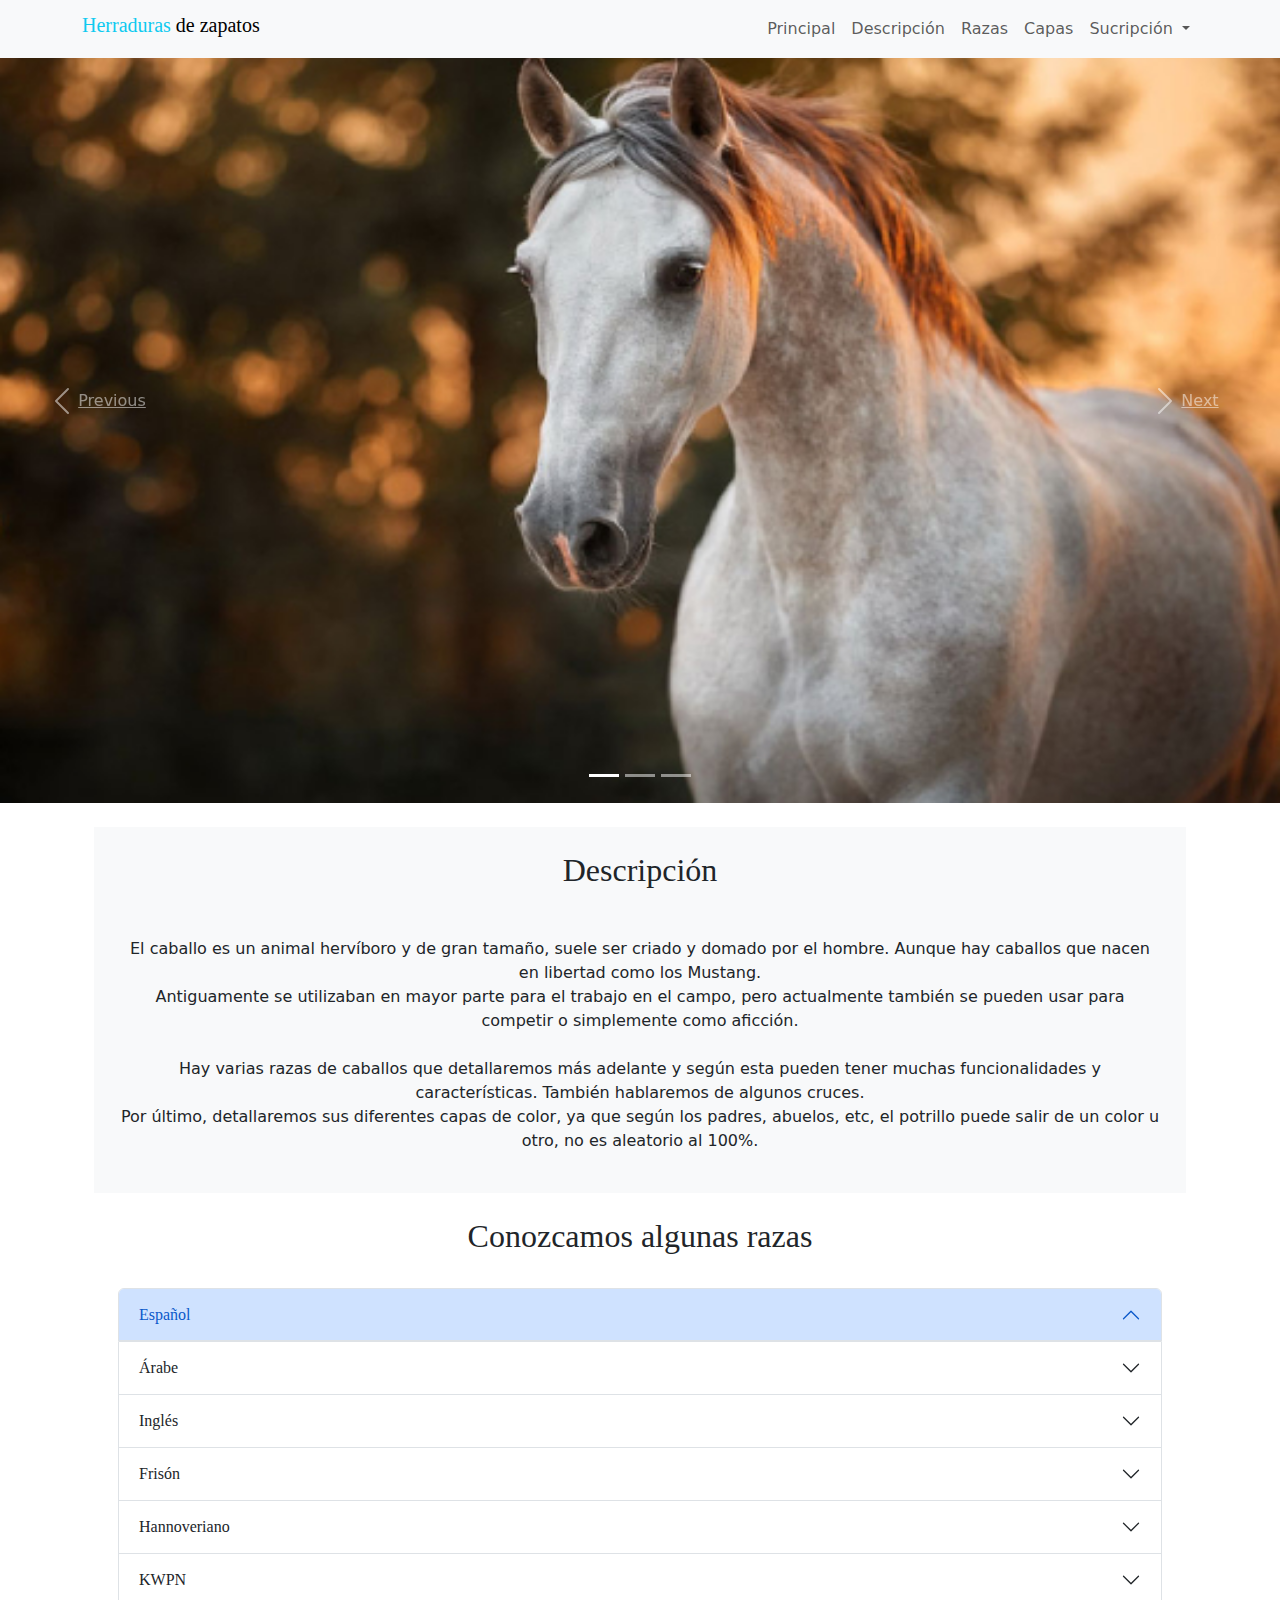
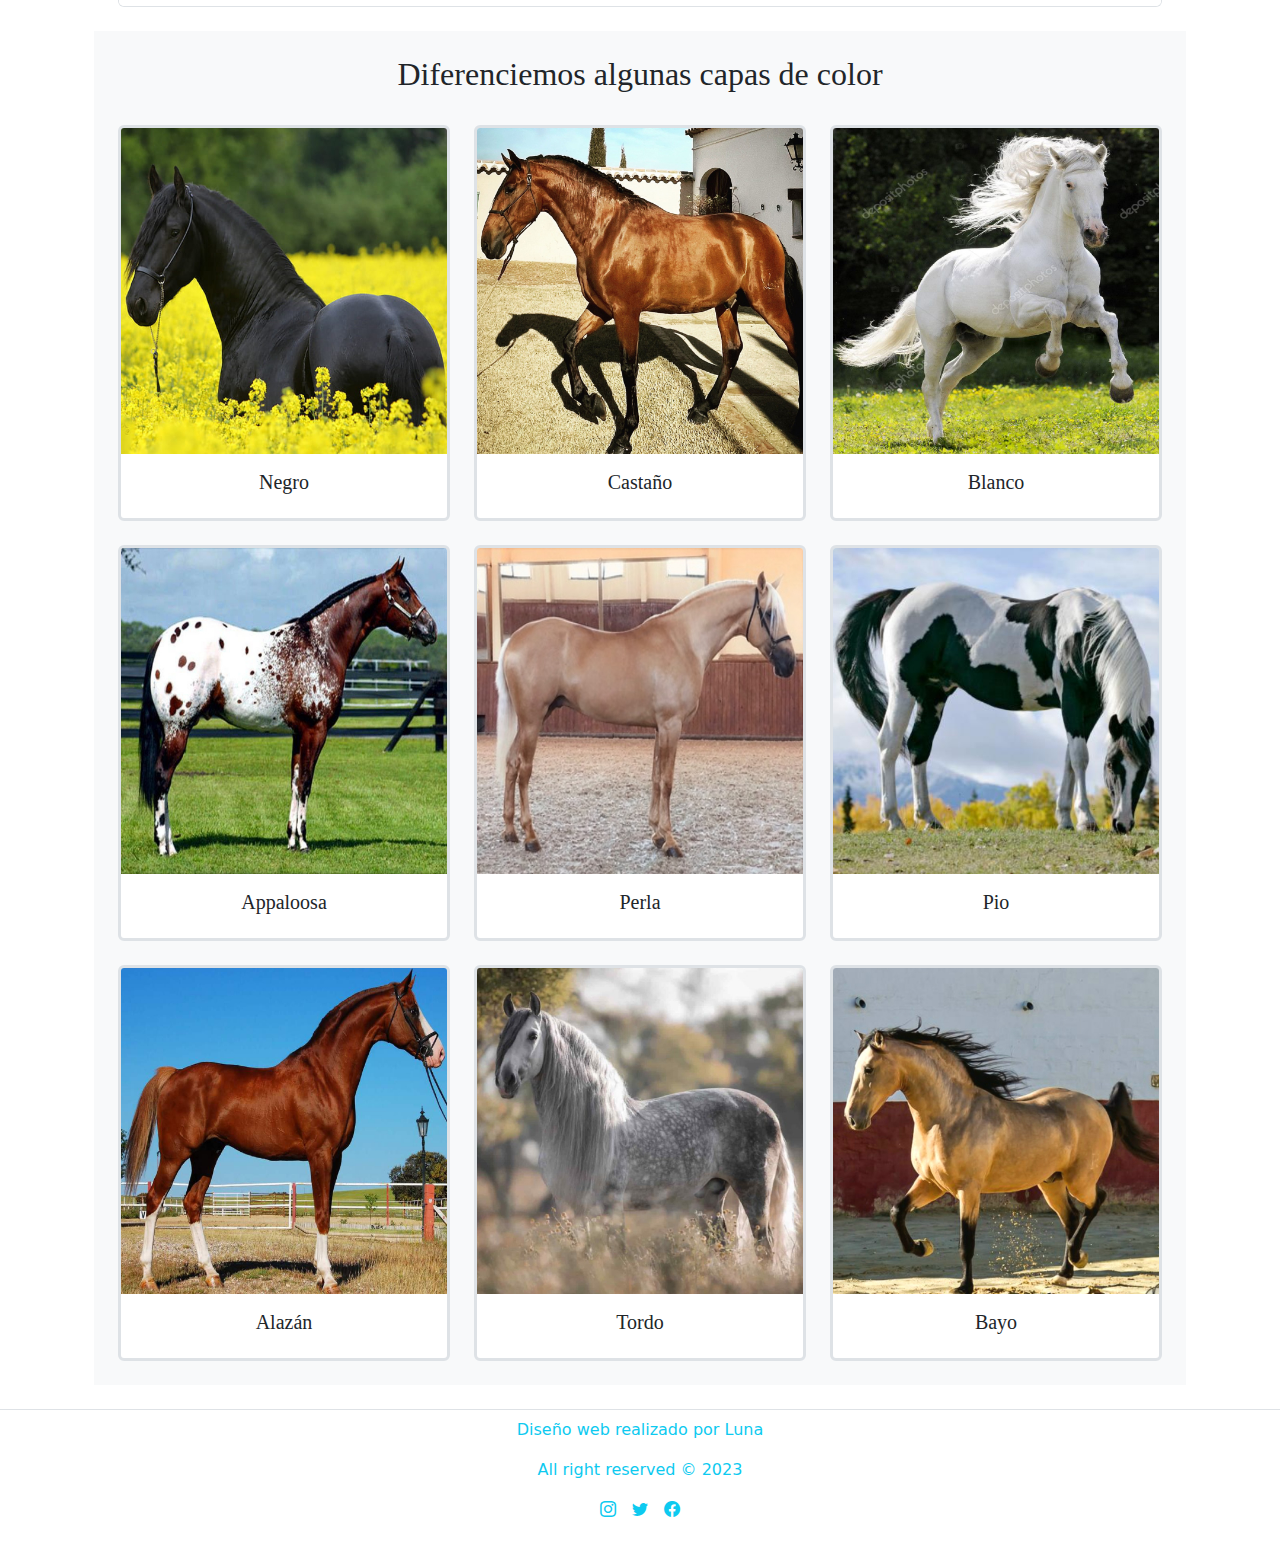
<file: bootstrap/index.html>
<!DOCTYPE html>
<html lang="en">

<head>
    <meta charset="UTF-8">
    <meta name="viewport" content="width=device-width, initial-scale=1.0">
    <title>Herraduras de zapatos</title>
    <link rel="stylesheet" href="css/bootstrap.css">
    <link rel="stylesheet" href="https://stackpath.bootstrapcdn.com/bootstrap/5.0.0-alpha1/css/bootstrap.min.css"
        integrity="sha384-r4NyP46KrjDleawBgD5tp8Y7UzmLA05oM1iAEQ17CSuDqnUK2+k9luXQOfXJCJ4I" crossorigin="anonymous">
    <link rel="stylesheet" href="https://cdn.jsdelivr.net/npm/bootstrap-icons@1.7.2/font/bootstrap-icons.css">
    <script src="https://cdn.jsdelivr.net/npm/popper.js@1.16.0/dist/umd/popper.min.js"
        integrity="sha384-Q6E9RHvbIyZFJoft+2mJbHaEWldlvI9IOYy5n3zV9zzTtmI3UksdQRVvoxMfooAo"
        crossorigin="anonymous"></script>
    <script src="https://stackpath.bootstrapcdn.com/bootstrap/5.0.0-alpha1/js/bootstrap.min.js"
        integrity="sha384-oesi62hOLfzrys4LxRF63OJCXdXDipiYWBnvTl9Y9/TRlw5xlKIEHpNyvvDShgf/"
        crossorigin="anonymous"></script>


    <script src="js/bootstrap.bundle.js"></script>
</head>

<body>

    <!--Barra de navegación-->
    <nav class="navbar navbar-expand-lg bg-light fixed-top">
        <div class="container">
            <div class="navbar-brand" href="#"><h5><span class="text-info">Herraduras </span>de zapatos</h5></div>
            <div class="collapse navbar-collapse" id="navbarNavDropdown">
                <ul class="navbar-nav ms-auto mb-2 mb-lg-0">
                    <li class="nav-item">
                        <a class="nav-link" href="#">Principal</a>
                    </li>
                    <li class="nav-item">
                        <a class="nav-link" href="#descripcion">Descripción</a>
                    </li>
                    <li class="nav-item">
                        <a class="nav-link" href="#acordeonderazas">Razas</a>
                    </li>
                    <li class="nav-item">
                        <a class="nav-link" href="#capasdecolor">Capas</a>
                    </li>
                    <li class="nav-item dropdown">
                        <a class="nav-link dropdown-toggle" role="button" data-bs-toggle="dropdown"
                            aria-expanded="false">
                            Sucripción
                        </a>
                        <ul class="dropdown-menu">
                            <li><a class="dropdown-item" href="registro.html">Registro</a></li>
                            <li><a class="dropdown-item" href="inicioSesion.html">Inicio de
                                    sesión</a></li>
                        </ul>
                    </li>
                </ul>
            </div>
        </div>
    </nav>

    <!--Carrusel de imagenes-->
    <div class="bd-example">
        <div id="carouseldeimagenes" class="carousel slide-faded" data-bs-ride="false" data-ride="carousel">
            <ol class="carousel-indicators">
                <li data-bs-target="#carouseldeimagenes" data-bs-slide-to="0" class="active"></li>
                <li data-bs-target="#carouseldeimagenes" data-bs-slide-to="1"></li>
                <li data-bs-target="#carouseldeimagenes" data-bs-slide-to="2"></li>
            </ol>
            <div class="carousel-inner">
                <div class="carousel-item active">
                    <img src="imagenes/1.jpg" class="d-block w-100">
                </div>
                <div class="carousel-item">
                    <img src="imagenes/2.jpg" class="d-block w-100">
                </div>
                <div class="carousel-item">
                    <img src="imagenes/3.jpg" class="d-block w-100">
                </div>
                <div class="carousel-item">
                    <img src="imagenes/4.jpg" class="d-block w-100">
                </div>
            </div>
            <a class="carousel-control-prev" href="#carouseldeimagenes" role="button" data-slide="prev">
                <span class="carousel-control-prev-icon" aria-hidden="true"></span>
                <span class="sr-only">Previous</span>
            </a>
            <a class="carousel-control-next" href="#carouseldeimagenes" role="button" data-slide="next">
                <span class="carousel-control-next-icon" aria-hidden="true"></span>
                <span class="sr-only">Next</span>
            </a>
        </div>
    </div>




    <!--DESCRIPCIÓN-->
    <div class="container-md p-4">
        <div action="#" class="bg-light p-4 m-auto ">
            <div class="row">
                <div class="col-md-12 text-center" id="descripcion">
                    <h2>Descripción</h2>
                </div>
            </div>

            <div class="row">
                <div class="col-md-12">
                    <p class="mt-3 text-center" style="white-space: pre-line;">
                        El caballo es un animal hervíboro y de gran tamaño, suele ser criado y domado por el hombre. Aunque hay caballos que nacen en libertad como los Mustang.
                        Antiguamente se utilizaban en mayor parte para el trabajo en el campo, pero actualmente también se pueden usar para competir o simplemente como aficción.

                        Hay varias razas de caballos que detallaremos más adelante y según esta pueden tener muchas funcionalidades y características. También hablaremos de algunos cruces.
                        Por último, detallaremos sus diferentes capas de color, ya que según los padres, abuelos, etc, el potrillo puede salir de un color u otro, no es aleatorio al 100%.
                    </p>
                </div>
            </div>
        </div>

        <!--Razas-->
        <div action="#" class="p-4 m-auto ">
            <div class="col-md-12 text-center pb-4">
                <h2>Conozcamos algunas razas</h2>
            </div>
            <div class="accordion" id="acordeonderazas">
                <div class="accordion-item">
                    <h2 class="accordion-header" id="cabecera1">
                        <button class="accordion-button" type="button" data-bs-toggle="collapse"
                            data-bs-target="#collapseOne" aria-expanded="false" aria-controls="collapseOne">
                            Español
                        </button>
                    </h2>
                    <div id="collapseOne" class="accordion-collapse collapse" aria-labelledby="cabecera1"
                        data-bs-parent="#acordeonderazas">
                        <div class="accordion-body">
                            Pura Raza Española (PRE) es la denominación oficial que recibe en España la raza equina que
                            histórica e
                            internacionalmente se conoce como caballo andaluz.
                            Sus características principales son:
                            <ul>
                                <li>Su cabeza de longitus media y perfil fronto-nasal de subconvexo a recto</li>
                                <li>Un cuello de tamaño y grosor medio y ligeramente arqueado</li>
                                <li>Tronco proporcionado y robusto, al igual que su grupa</li>
                            </ul>
                        </div>
                    </div>
                </div>
                <div class="accordion-item">
                    <h2 class="accordion-header" id="cabecera2">
                        <button class="accordion-button collapsed" type="button" data-bs-toggle="collapse"
                            data-bs-target="#collapseTwo" aria-expanded="false" aria-controls="collapseTwo">
                            Árabe
                        </button>
                    </h2>
                    <div id="collapseTwo" class="accordion-collapse collapse" aria-labelledby="cabecera2"
                        data-bs-parent="#acordeonderazas">
                        <div class="accordion-body">
                            Los caballos árabes (PRA), son los conocidos caballos del desierto. Poseen una gran
                            inteligencia
                            y
                            sobretodo
                            una gran resistencia.
                            Sus características principales son:
                            <ul>
                                <li>Su cabeza en forma de cuña y bien refinada, con ojos y fosas nasales muy grandes.
                                    Dstacamos
                                    tambbién su
                                    cola casi siempre levantada.</li>
                                <li>Son caballos muy finos tanto de torso y cuello, lo que les permite una gran
                                    facilidad de
                                    movimiento</li>
                                <li>Su tamaño no es muy grande si lo comparamos con otras razas de caballos</li>
                                <li>Son caballos que poseen un fuerte temperamento</li>
                            </ul>
                        </div>
                    </div>
                </div>
                <div class="accordion-item">
                    <h2 class="accordion-header" id="cabecera3">
                        <button class="accordion-button collapsed" type="button" data-bs-toggle="collapse"
                            data-bs-target="#collapseThree" aria-expanded="false" aria-controls="collapseThree">
                            Inglés
                        </button>
                    </h2>
                    <div id="collapseThree" class="accordion-collapse collapse" aria-labelledby="cabecera3"
                        data-bs-parent="#acordeonderazas">
                        <div class="accordion-body">
                            El caballo inglés (PRI) podemos decir que fue creado, esta raza se consiguó cruzando
                            sementales
                            berbesicos y
                            árabes para crear un caballo para competir en carreras, consiguiendo así las buenas
                            cualidaddes
                            de
                            cada raza.
                            Sus características principales son:
                            <ul>
                                <li>Presentan un cuello largo y musculoso</li>
                                <li>Poseen unas extremidades largas y finas que le permiten alcanzar una gran velocidad
                                </li>
                        </div>
                    </div>
                </div>
                <div class="accordion-item">
                    <h2 class="accordion-header" id="cabecera4">
                        <button class="accordion-button collapsed" type="button" data-bs-toggle="collapse"
                            data-bs-target="#collapseFour" aria-expanded="false" aria-controls="collapseFour">
                            Frisón
                        </button>
                    </h2>
                    <div id="collapseFour" class="accordion-collapse collapse" aria-labelledby="cabecera4"
                        data-bs-parent="#acordeonderazas">
                        <div class="accordion-body">
                            El frisón es una raza de caballo procedente de la región de Frisia de los
                            Países
                            Bajos.
                            Sus características principales son:
                            <ul>
                                <li>Su crin y cola de abundante pelaje, normalmente su capa de color es negra.</li>
                                <li>Su elegancia y porte, acompañado de su nobleza y tranquilidad</li>
                            </ul>
                        </div>
                    </div>
                </div>
                <div class="accordion-item">
                    <h2 class="accordion-header" id="cabecera5">
                        <button class="accordion-button collapsed" type="button" data-bs-toggle="collapse"
                            data-bs-target="#collapseFive" aria-expanded="false" aria-controls="collapseFive">
                            Hannoveriano
                        </button>
                    </h2>
                    <div id="collapseFive" class="accordion-collapse collapse" aria-labelledby="cabecera5"
                        data-bs-parent="#acordeonderazas">
                        <div class="accordion-body">
                            El caballo hannoveriano es un caballo que se consiguió a través de cruces entre otras razas.
                            Sus características principales son:
                            <ul>
                                <li>Tiene una alzada edia y una cabeza acorde con su cuerpo.</li>
                                <li>Posee un cuello largo y fino</li>
                                <li>Sus extremidades son relativamente cortas, lo que acentúa la masividad de su figura
                                </li>
                            </ul>
                        </div>
                    </div>
                </div>
                <div class="accordion-item">
                    <h2 class="accordion-header" id="cabecera6">
                        <button class="accordion-button collapsed" type="button" data-bs-toggle="collapse"
                            data-bs-target="#collapseSix" aria-expanded="false" aria-controls="collapseSix">
                            KWPN
                        </button>
                    </h2>
                    <div id="collapseSix" class="accordion-collapse collapse" aria-labelledby="cabecera6"
                        data-bs-parent="#acordeonderazas">
                        <div class="accordion-body">
                            Los KWPN están considerado de las mejores razas de caballos si hablamos a nivel competitivo
                            en
                            doma.
                            Al ser un
                            caballo conseguido después de varios cruces de razas, no se le considera una raza pura.
                            Sus características principales son:
                            <ul>
                                <li>Es un caballo corto pero con unos cuartos traseros con un nivel de potencia bastante
                                    grande
                                </li>
                                <li>Presenta una hermosa cabeza de perfil recto con una expresión inteligente y vivaz
                                </li>
                            </ul>
                        </div>
                    </div>
                </div>
            </div>
        </div>

        <!--Capas de color-->
        <div action="#" class="bg-light p-4 m-auto ">
            <div class="capas" id="capasdecolor">
                <div class="row row-cols-1 row-cols-md-3 g-4">
                    <div class="col-md-12 text-center">
                        <h2>Diferenciemos algunas capas de color</h2>
                    </div>
                    <div class="col">
                        <div class="card border border-3">
                            <img src="imagenes/1.1.jpg" class="card-img-top" alt="">
                            <div class="card-body">
                                <h5 class="card-title text-center">Negro</h5>
                            </div>
                        </div>
                    </div>
                    <div class="col">
                        <div class="card border border-3">
                            <img src="imagenes/castaño.jpg" class="card-img-top" alt="...">
                            <div class="card-body">
                                <h5 class="card-title text-center">Castaño</h5>
                            </div>
                        </div>
                    </div>
                    <div class="col">
                        <div class="card border border-3">
                            <img src="imagenes/1.3.jpg" class="card-img-top" alt="...">
                            <div class="card-body">
                                <h5 class="card-title text-center">Blanco</h5>
                            </div>
                        </div>
                    </div>
                    <div class="col">
                        <div class="card border border-3">
                            <img src="imagenes/1.4.jpg" class="card-img-top" alt="...">
                            <div class="card-body">
                                <h5 class="card-title text-center">Appaloosa</h5>
                            </div>
                        </div>
                    </div>
                    <div class="col">
                        <div class="card border border-3">
                            <img src="imagenes/1.5.jpg" class="card-img-top" alt="...">
                            <div class="card-body">
                                <h5 class="card-title text-center">Perla</h5>
                            </div>
                        </div>
                    </div>
                    <div class="col">
                        <div class="card border border-3">
                            <img src="imagenes/1.6.jpg" class="card-img-top" alt="...">
                            <div class="card-body">
                                <h5 class="card-title text-center">Pio</h5>
                            </div>
                        </div>
                    </div>
                    <div class="col">
                        <div class="card border border-3">
                            <img src="imagenes/1.7.jpg" class="card-img-top" alt="...">
                            <div class="card-body">
                                <h5 class="card-title text-center">Alazán</h5>
                            </div>
                        </div>
                    </div>
                    <div class="col">
                        <div class="card border border-3">
                            <img src="imagenes/1.8.jpg" class="card-img-top" alt="...">
                            <div class="card-body">
                                <h5 class="card-title text-center">Tordo</h5>
                            </div>
                        </div>
                    </div>
                    <div class="col">
                        <div class="card border border-3">
                            <img src="imagenes/1.9.jpg" class="card-img-top" alt="...">
                            <div class="card-body">
                                <h5 class="card-title text-center">Bayo</h5>
                            </div>
                        </div>
                    </div>
                </div>
            </div>
        </div>
    </div>
    <footer class="border-top p-2">
        <p class="text-info text-center">Diseño web realizado por Luna</p>
        <p class="text-info text-center">All right reserved &copy; 2023</p>
        <ul class="list-unstyled d-flex justify-content-center border-3">
            <li class="me-3"><a href="#"><i class="bi bi-instagram text-info"></i></a></li>
            <li class="me-3"><a href="#"><i class="bi bi-twitter text-info"></i></a></li>
            <li><a href="#"><i class="bi bi-facebook text-info"></i></a></li>
        </ul>
    </footer>

</body>

</html>
</file>
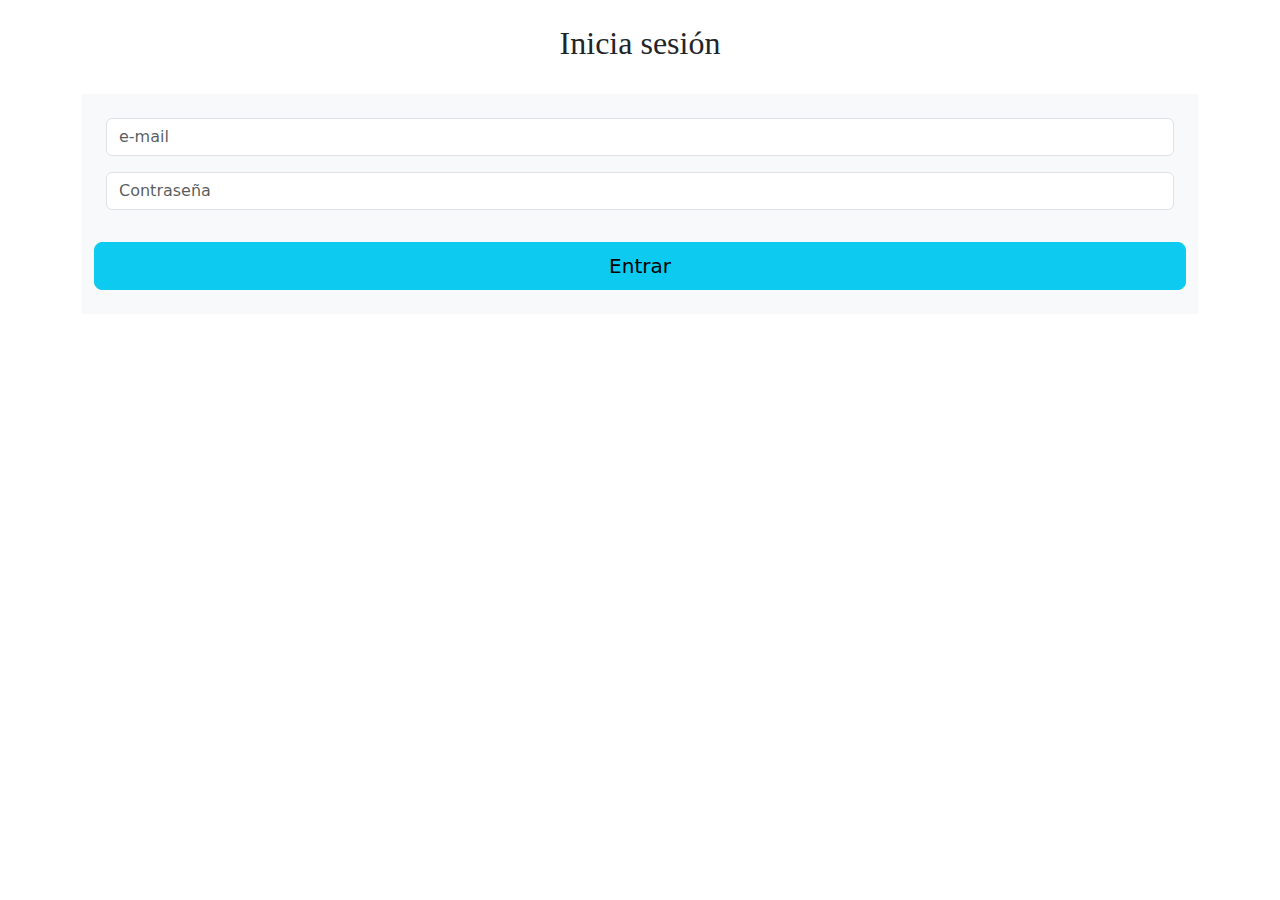
<file: bootstrap/inicioSesion.html>
<!DOCTYPE html>
<html lang="en">

<head>
  <meta charset="UTF-8">
  <meta name="viewport" content="width=device-width, initial-scale=1.0">
  <title>Herraduras de zapatos</title>
  <link rel="stylesheet" href="css/bootstrap.css">
  <script src="https://cdn.jsdelivr.net/npm/popper.js@1.16.0/dist/umd/popper.min.js"></script>
  <script src="js/bootstrap.bundle.js"></script>
</head>

<body>
<div id="inicio de Sesión" class="inicio sesion p-4">
    <div class="container">
      <div class="row">
        <div class="col-md-12">
          <div class="text-center pb-4">
            <h2 class="fs-2">Inicia sesión</h2>
            </div>
        </div>
      </div>
      <div class="row m-0">
        <div class="col-md-12 p-0 pb-4">
          <form action="#" class="bg-light p-4 m-auto">
            <div class="row">
              <div class="col-md-12">
                <div class="mb-3">
                  <input type="email" class="form-control" placeholder="e-mail" required>
                </div>
              </div>
              <div class="col-md-12">
                <div class="mb-3">
                  <input type="password" class="form-control" placeholder="Contraseña" required>
                </div>
              </div>
              <button class="btn btn-info btn-lg btn-block mt-3">Entrar</button>
            </div>
          </form>
        </div>
      </div>
    </div>
</div>
</file>
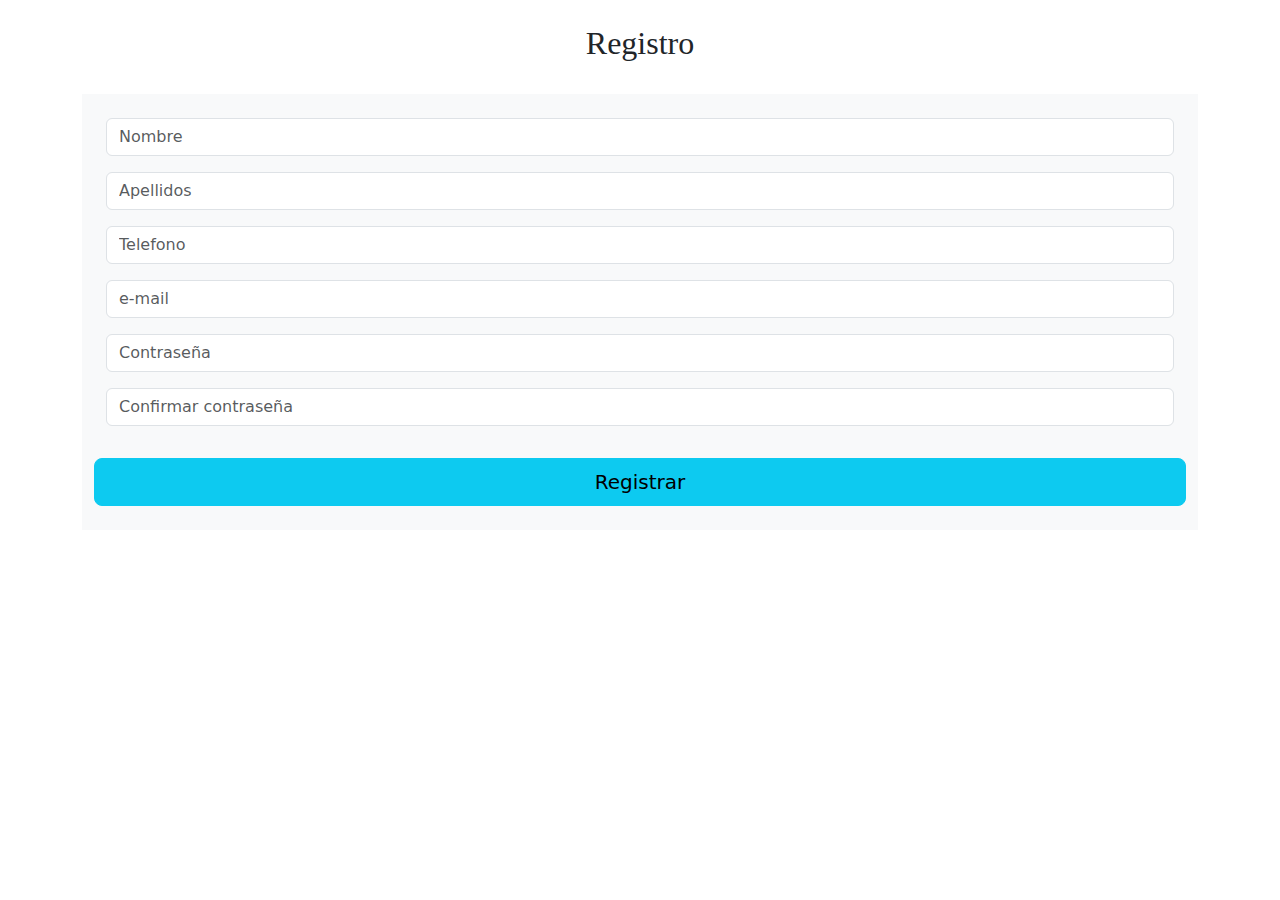
<file: bootstrap/registro.html>
<!DOCTYPE html>
<html lang="en">

<head>
  <meta charset="UTF-8">
  <meta name="viewport" content="width=device-width, initial-scale=1.0">
  <title>Herraduras de zapatos</title>
  <link rel="stylesheet" href="css/bootstrap.css">
  <script src="https://cdn.jsdelivr.net/npm/popper.js@1.16.0/dist/umd/popper.min.js"></script>
  <script src="js/bootstrap.bundle.js"></script>
</head>

<body>
<div id="inicio de Sesión" class="registro p-4">
    <div class="container">
      <div class="row">
        <div class="col-md-12">
          <div class="text-center pb-4">
            <h2 class="fs-2">Registro</h2>
            </div>
        </div>
      </div>
      <div class="row m-0">
        <div class="col-md-12 p-0 pb-4">
          <form action="#" class="bg-light p-4 m-auto">
            <div class="row">
                <div class="col-md-12">
                    <div class="mb-3">
                      <input type="text" class="form-control" placeholder="Nombre" required>
                    </div>
                  </div>
              <div class="col-md-12">
                <div class="col-md-12">
                    <div class="mb-3">
                      <input type="text" class="form-control" placeholder="Apellidos" required>
                    </div>
                  </div>
                  <div class="col-md-12">
                    <div class="mb-3">
                      <input type="number" class="form-control" placeholder="Telefono" required>
                    </div>
                  </div>
                <div class="mb-3">
                  <input type="email" class="form-control" placeholder="e-mail" required>
                </div>
              </div>
              <div class="col-md-12">
                <div class="mb-3">
                  <input type="password" class="form-control" placeholder="Contraseña" required>
                </div>
              </div>
              <div class="col-md-12">
                <div class="mb-3">
                  <input type="password" class="form-control" placeholder="Confirmar contraseña" required>
                </div>
              </div>
              <button class="btn btn-info btn-lg btn-block mt-3">Registrar</button>
            </div>
          </form>
        </div>
      </div>
    </div>
</div>
</file>
